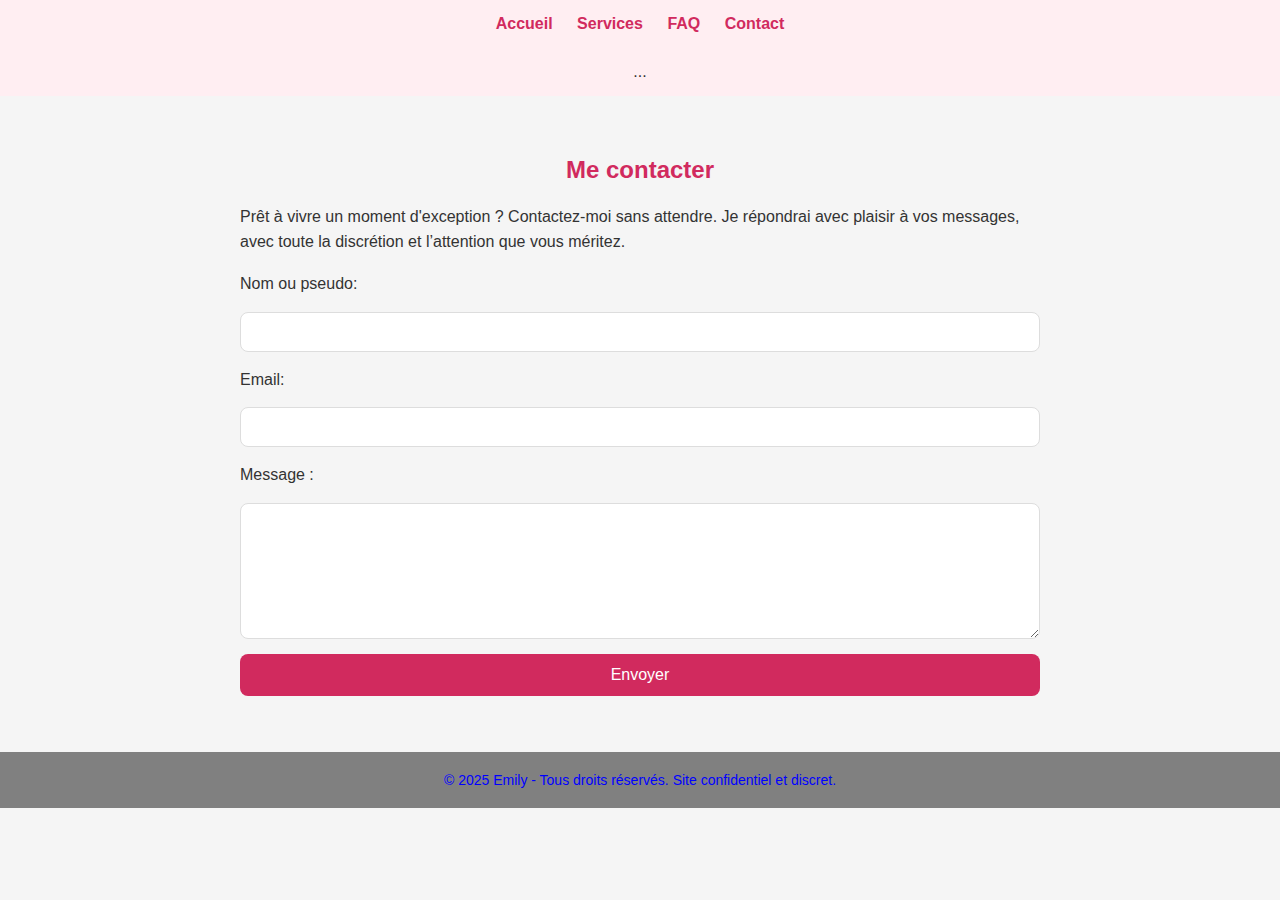
<file: contact.html>
<nav style="background: #ffeef2; padding: 15px; text-align: center;">
    <a href="index.html" style="margin: 0 10px;">Accueil</a>
    <a href="service.html" style="margin: 0 10px;">Services</a>
    <a href="faq.html" style="margin: 0 10px;">FAQ</a>
    <a href="contact.html" style="margin: 0 10px;">Contact</a>
  </nav>
  <!DOCTYPE html>
<html lang="fr">
<head>
  <meta charset="UTF-8">
  <title>Contact - Emily</title>
  <link rel="stylesheet" href="style.css">
</head>
<body>
  <!-- Navigation -->
  <nav>...</nav>

  <section>
    <h2>Me contacter</h2>
    <p>
        Prêt à vivre un moment d'exception ? Contactez-moi sans attendre. Je répondrai avec plaisir à vos messages, avec toute la discrétion et l’attention que vous méritez.
      </p>
    <form action="https://formspree.io/f/xnndrewd" method="POST">
      <label for="name">Nom ou pseudo:</label>
      <input type="text" id="name" name="name" required>

      <label for="email">Email:</label>
      <input type="email" id="email" name="email">

      <label for="message">Message :</label>
      <textarea id="message" name="message" rows="6" required></textarea>

      <button type="submit">Envoyer</button>
    </form>
  </section>
  <footer>
    &copy; 2025 Emily - Tous droits réservés. Site confidentiel et discret.
  </footer>
</body>
</html>
</file>
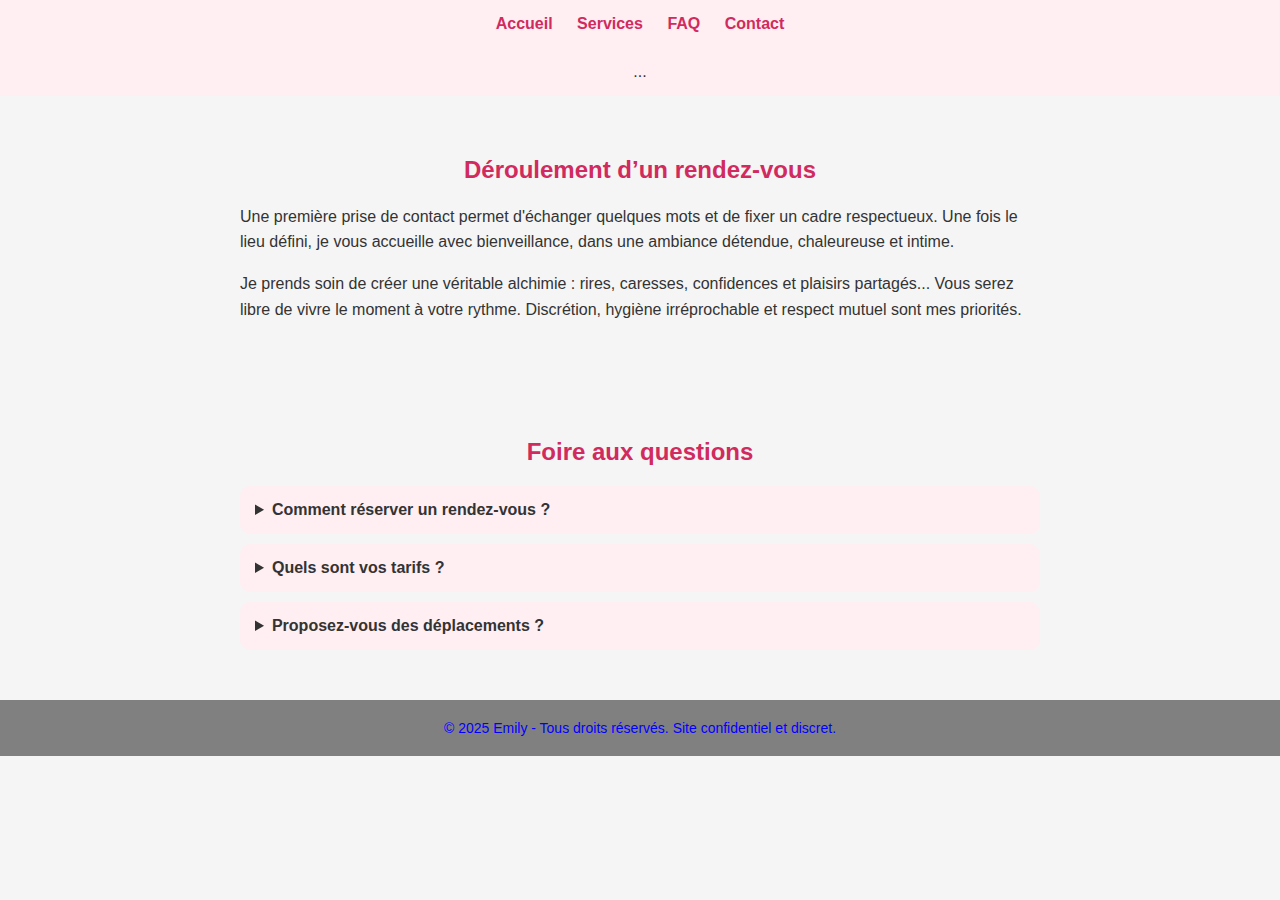
<file: faq.html>
<nav style="background: #ffeef2; padding: 15px; text-align: center;">
    <a href="index.html" style="margin: 0 10px;">Accueil</a>
    <a href="service.html" style="margin: 0 10px;">Services</a>
    <a href="faq.html" style="margin: 0 10px;">FAQ</a>
    <a href="contact.html" style="margin: 0 10px;">Contact</a>
  </nav>
  <!DOCTYPE html>
<html lang="fr">
<head>
  <meta charset="UTF-8">
  <title>FAQ - Emily</title>
  <link rel="stylesheet" href="style.css">
</head>
<body>
  <!-- Navigation -->
  <nav>...</nav>

  <section>
    <h2>Déroulement d’un rendez-vous</h2>
    <p>
      Une première prise de contact permet d'échanger quelques mots et de fixer un cadre respectueux. Une fois le lieu défini, je vous accueille avec bienveillance, dans une ambiance détendue, chaleureuse et intime.
    </p>
    <p>
      Je prends soin de créer une véritable alchimie : rires, caresses, confidences et plaisirs partagés... Vous serez libre de vivre le moment à votre rythme. Discrétion, hygiène irréprochable et respect mutuel sont mes priorités.
    </p>
  </section>

  <section>
    <h2>Foire aux questions</h2>
    <details>
      <summary>Comment réserver un rendez-vous ?</summary>
      <p>Vous pouvez me contacter par WhatsApp ou via le formulaire de contact.</p>
    </details>
    <details>
      <summary>Quels sont vos tarifs ?</summary>
      <p>Je préfère discuter des tarifs en privé, merci de me contacter directement.</p>
    </details>
    <details>
      <summary>Proposez-vous des déplacements ?</summary>
      <p>Oui, je peux me déplacer selon vos besoins, à discuter ensemble.</p>
    </details>
  </section>
  <footer>
    &copy; 2025 Emily - Tous droits réservés. Site confidentiel et discret.
  </footer>
</body>
</html>
</file>
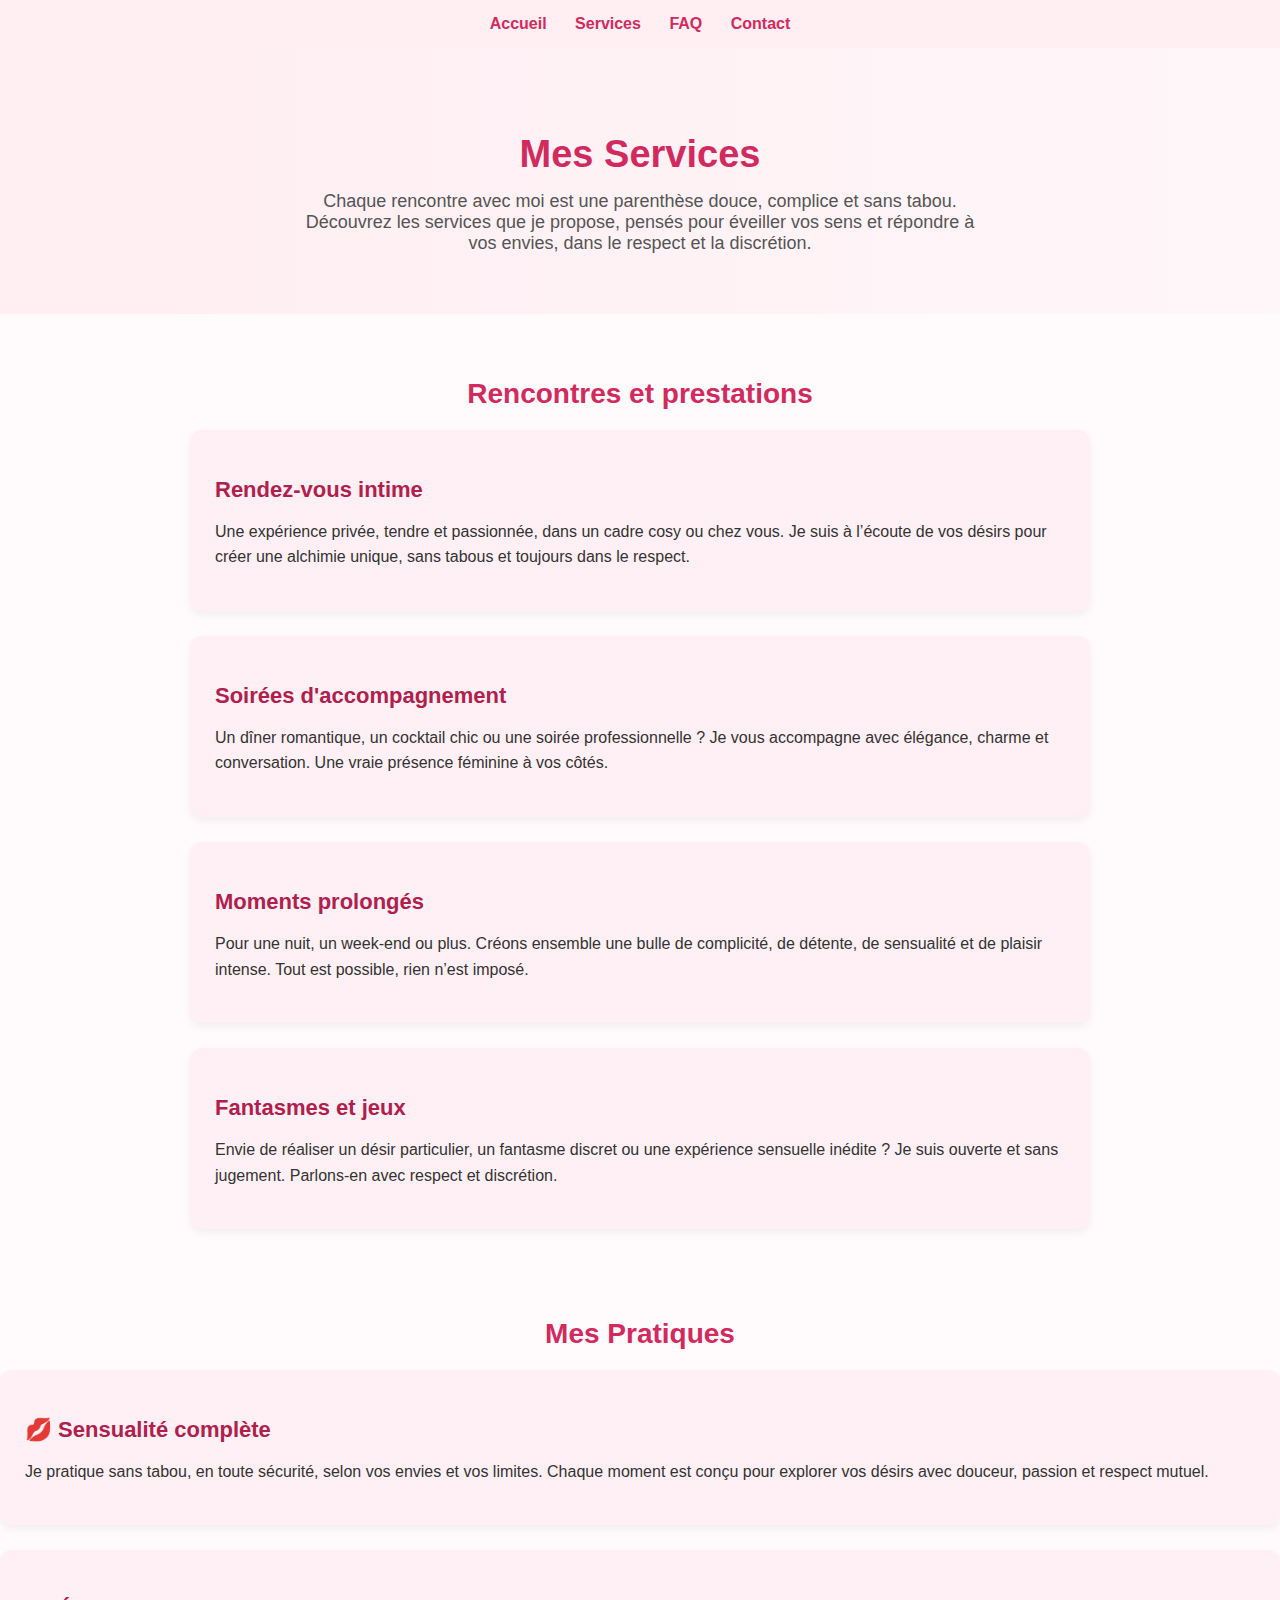
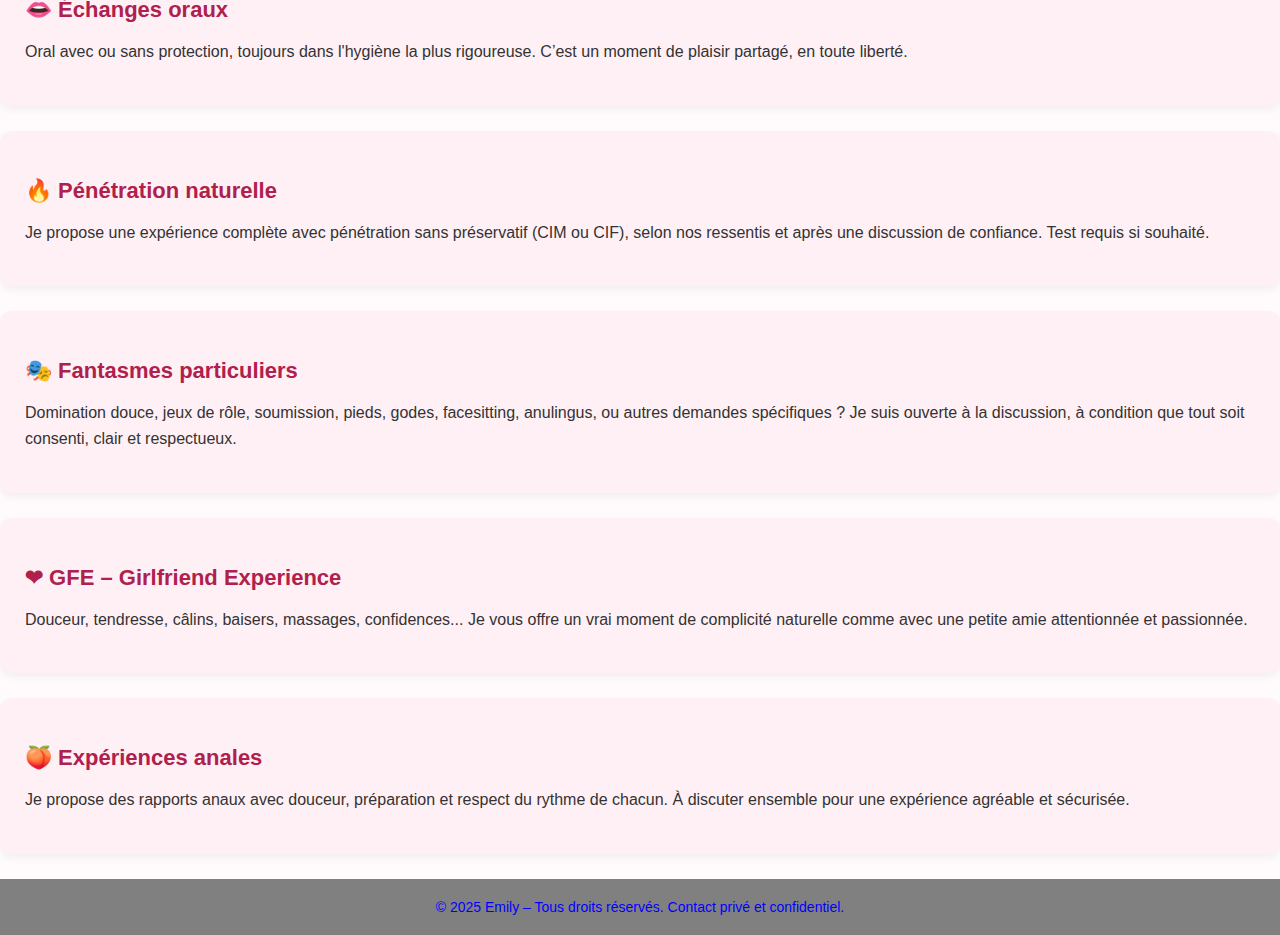
<file: service.html>
<!DOCTYPE html>
<html lang="fr">
<head>
  <meta charset="UTF-8">
  <meta name="viewport" content="width=device-width, initial-scale=1.0">
  <title>Mes Services – Emily</title>
  <style>
    body {
      font-family: 'Segoe UI', sans-serif;
      background-color: #fffafc;
      color: #333;
      margin: 0;
      padding: 0;
    }

    nav {
      background: #ffeef2;
      padding: 15px;
      text-align: center;
    }

    nav a {
      color: #d12a5e;
      text-decoration: none;
      margin: 0 12px;
      font-weight: bold;
    }

    nav a:hover {
      text-decoration: underline;
    }

    header {
      background: linear-gradient(to right, #ffeef2, #fff6f9);
      padding: 60px 20px;
      text-align: center;
    }

    header h1 {
      color: #d12a5e;
      font-size: 38px;
      margin-bottom: 15px;
    }

    header p {
      max-width: 700px;
      margin: auto;
      font-size: 18px;
      color: #555;
    }

    section {
      max-width: 900px;
      margin: auto;
      padding: 40px 20px;
    }

    h2 {
      color: #d12a5e;
      font-size: 28px;
      margin-bottom: 20px;
      text-align: center;
    }

    .service {
      background: #fff0f5;
      border-radius: 12px;
      padding: 25px;
      margin-bottom: 25px;
      box-shadow: 0 4px 8px rgba(0,0,0,0.05);
    }

    .service h3 {
      color: #b0204d;
      font-size: 22px;
      margin-bottom: 10px;
    }

    .service p {
      font-size: 16px;
      line-height: 1.6;
    }

    footer {
      text-align: center;
      background-color: grey;
      padding: 20px;
      font-size: 14px;
      color:blue;
    }
  </style>
</head>
<body>

  <nav>
    <a href="index.html">Accueil</a>
    <a href="services.html">Services</a>
    <a href="faq.html">FAQ</a>
    <a href="contact.html">Contact</a>
  </nav>

  <header>
    <h1>Mes Services</h1>
    <p>
      Chaque rencontre avec moi est une parenthèse douce, complice et sans tabou. Découvrez les services que je propose, pensés pour éveiller vos sens et répondre à vos envies, dans le respect et la discrétion.
    </p>
  </header>

  <section>
    <h2>Rencontres et prestations</h2>

    <div class="service">
      <h3>Rendez-vous intime</h3>
      <p>Une expérience privée, tendre et passionnée, dans un cadre cosy ou chez vous. Je suis à l’écoute de vos désirs pour créer une alchimie unique, sans tabous et toujours dans le respect.</p>
    </div>

    <div class="service">
      <h3>Soirées d'accompagnement</h3>
      <p>Un dîner romantique, un cocktail chic ou une soirée professionnelle ? Je vous accompagne avec élégance, charme et conversation. Une vraie présence féminine à vos côtés.</p>
    </div>

    <div class="service">
      <h3>Moments prolongés</h3>
      <p>Pour une nuit, un week-end ou plus. Créons ensemble une bulle de complicité, de détente, de sensualité et de plaisir intense. Tout est possible, rien n’est imposé.</p>
    </div>

    <div class="service">
      <h3>Fantasmes et jeux</h3>
      <p>Envie de réaliser un désir particulier, un fantasme discret ou une expérience sensuelle inédite ? Je suis ouverte et sans jugement. Parlons-en avec respect et discrétion.</p>
    </div>
  </section>
  <h2>Mes Pratiques</h2>

<div class="service">
  <h3>💋 Sensualité complète</h3>
  <p>
    Je pratique sans tabou, en toute sécurité, selon vos envies et vos limites. Chaque moment est conçu pour explorer vos désirs avec douceur, passion et respect mutuel.
  </p>
</div>

<div class="service">
  <h3>👄 Échanges oraux</h3>
  <p>
    Oral avec ou sans protection, toujours dans l'hygiène la plus rigoureuse. C’est un moment de plaisir partagé, en toute liberté.
  </p>
</div>

<div class="service">
  <h3>🔥 Pénétration naturelle</h3>
  <p>
    Je propose une expérience complète avec pénétration sans préservatif (CIM ou CIF), selon nos ressentis et après une discussion de confiance. Test requis si souhaité.
  </p>
</div>

<div class="service">
  <h3>🎭 Fantasmes particuliers</h3>
  <p>
    Domination douce, jeux de rôle, soumission, pieds, godes, facesitting, anulingus, ou autres demandes spécifiques ? Je suis ouverte à la discussion, à condition que tout soit consenti, clair et respectueux.
  </p>
</div>

<div class="service">
  <h3>❤ GFE – Girlfriend Experience</h3>
  <p>
    Douceur, tendresse, câlins, baisers, massages, confidences... Je vous offre un vrai moment de complicité naturelle comme avec une petite amie attentionnée et passionnée.
  </p>
</div>

<div class="service">
  <h3>🍑 Expériences anales</h3>
  <p>
    Je propose des rapports anaux avec douceur, préparation et respect du rythme de chacun. À discuter ensemble pour une expérience agréable et sécurisée.
  </p>
</div>

  <footer>
    &copy; 2025 Emily – Tous droits réservés. Contact privé et confidentiel.
  </footer>

</body>
</html>
</file>
<file: style.css>
body {
    font-family: 'Segoe UI', sans-serif;
    background-color: whitesmoke;
    color: #333;
    margin: 0;
    padding: 0;
  }
  
  nav {
    background: #ffeef2;
    padding: 15px;
    text-align: center;
  }
  
  nav a {
    color: #d12a5e;
    text-decoration: none;
    margin: 0 12px;
    font-weight: bold;
  }
  
  nav a:hover {
    text-decoration: underline;
  }
  
  section {
    max-width: 800px;
    margin: auto;
    padding: 40px 20px;
  }
  
  h1, h2 {
    color: #d12a5e;
    text-align: center;
  }
  
  p, li, label {
    font-size: 16px;
    line-height: 1.6;
  }
  
  form {
    display: flex;
    flex-direction: column;
    gap: 15px;
  }
  
  input, textarea {
    padding: 10px;
    border: 1px solid #ddd;
    border-radius: 8px;
    font-size: 16px;
    resize: vertical;
  }
  
  button {
    background-color: #d12a5e;
    color: white;
    padding: 12px;
    font-size: 16px;
    border: none;
    border-radius: 8px;
    cursor: pointer;
    transition: background 0.3s ease;
  }
  
  button:hover {
    background-color: #b0204d;
  }
  
  .gallery {
    display: grid;
    grid-template-columns: repeat(auto-fit, minmax(200px, 1fr));
    gap: 15px;
  }
  
  .gallery img {
    width: 100%;
    border-radius: 10px;
    box-shadow: 0 4px 8px rgba(0,0,0,0.1);
    object-fit: cover;
  }
  
  details {
    background: #ffeef2;
    padding: 15px;
    border-radius: 10px;
    margin-bottom: 10px;
  }
  
  details summary {
    font-weight: bold;
    cursor: pointer;
  }
  
  footer {
    text-align: center;
    background-color: grey;
    padding: 20px;
    font-size: 14px;
    color:blue;
  }
</file>
